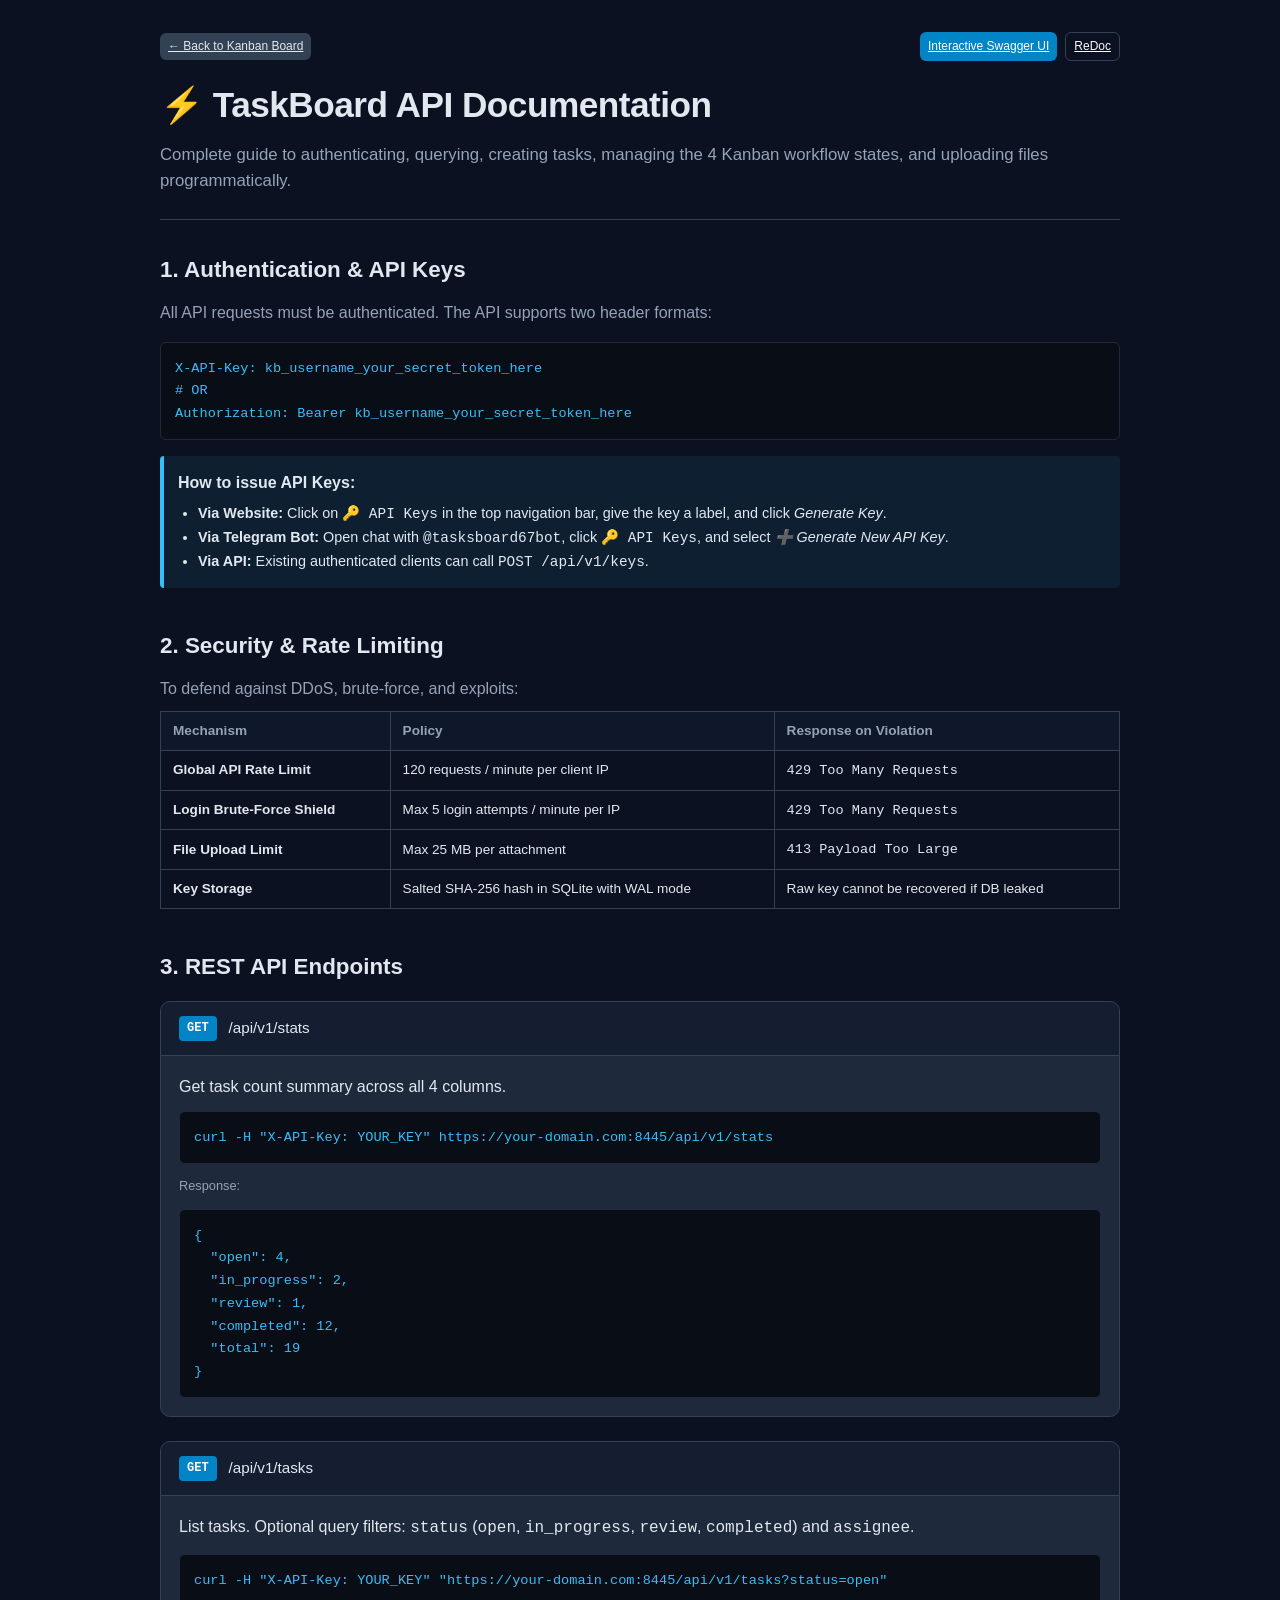
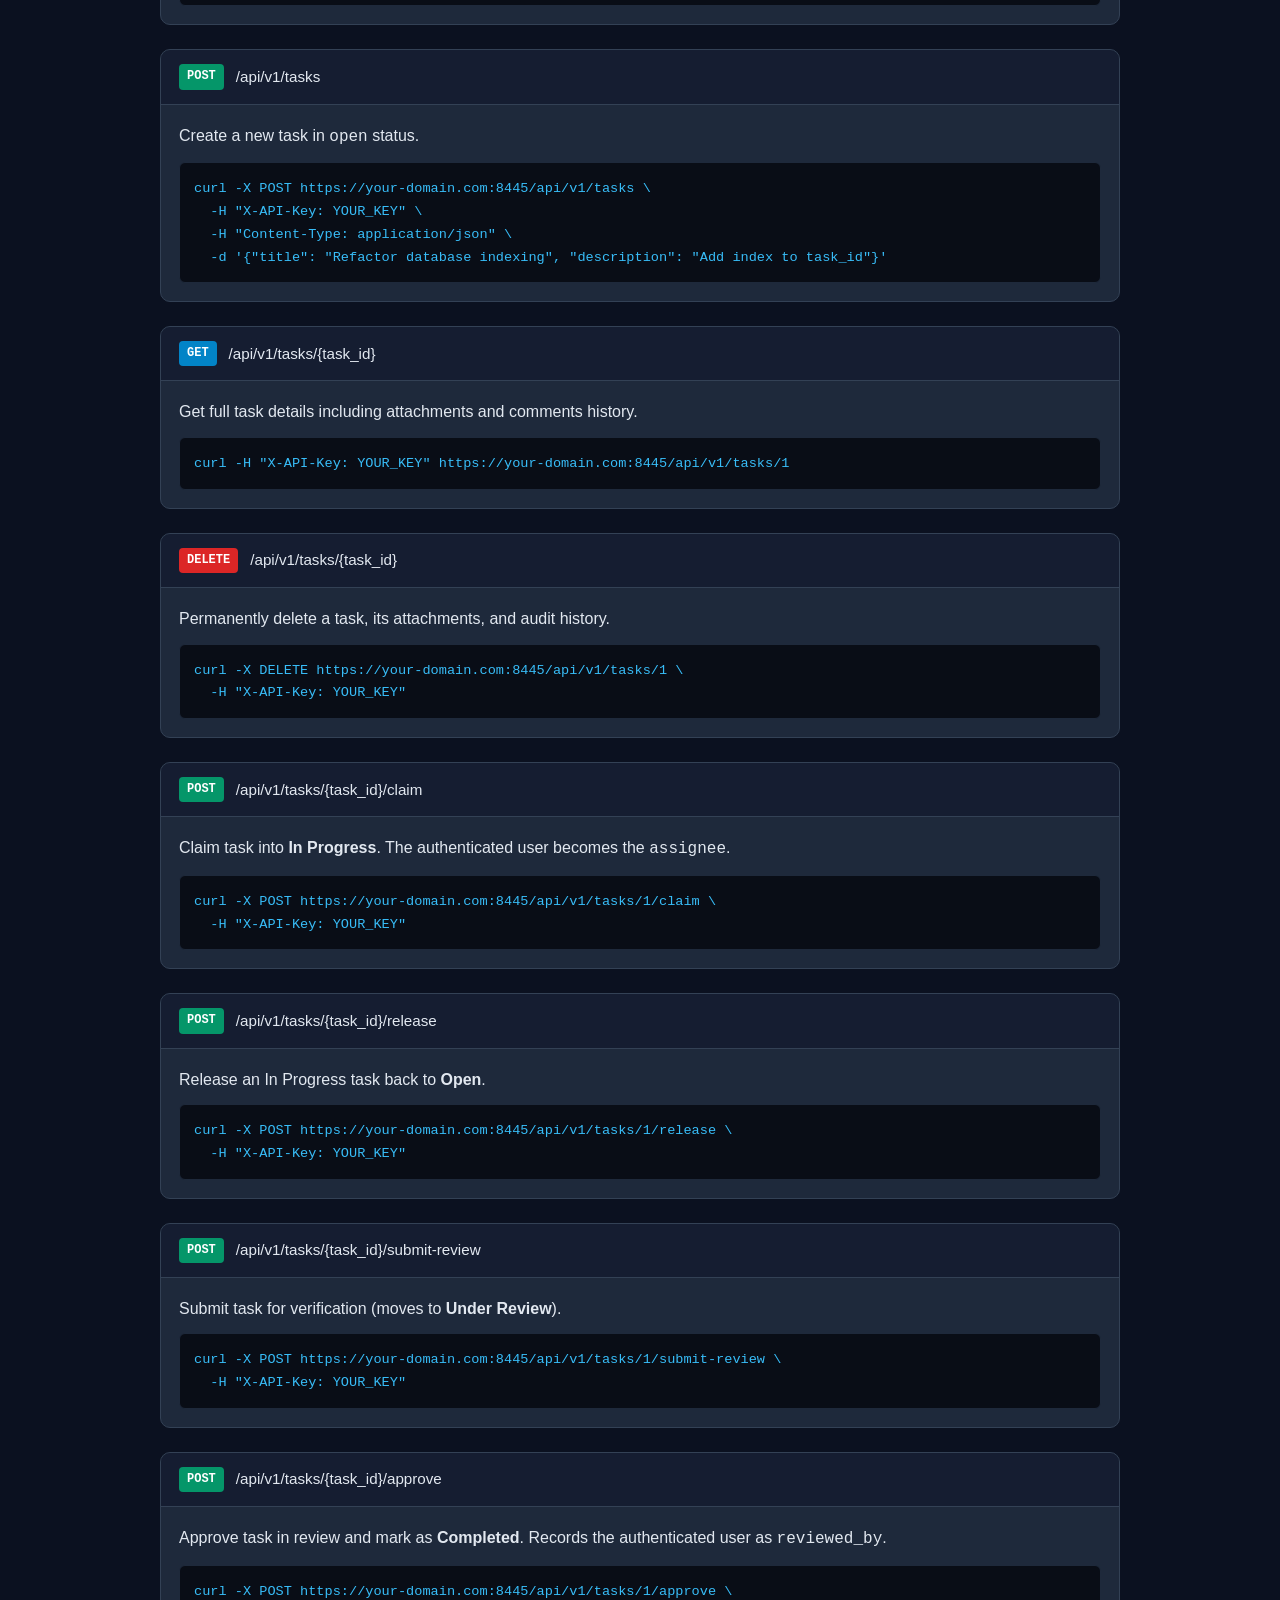
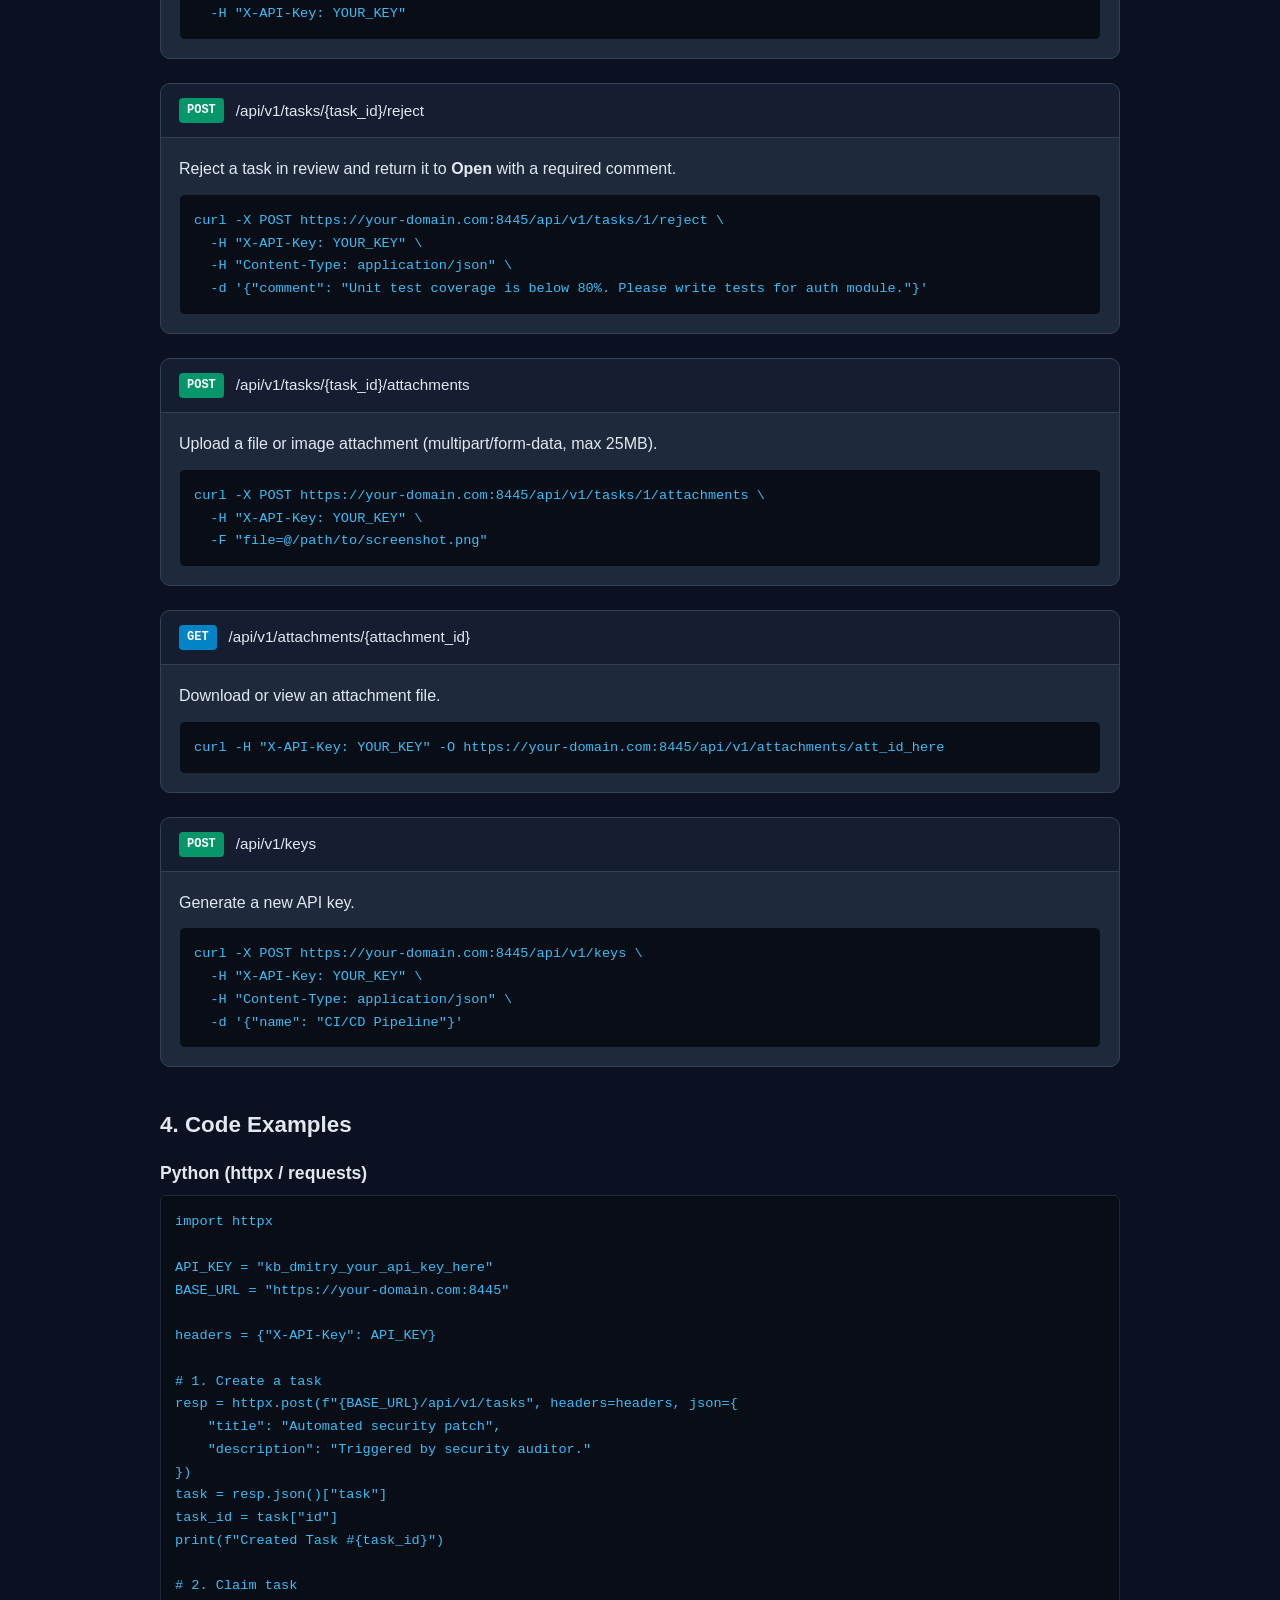
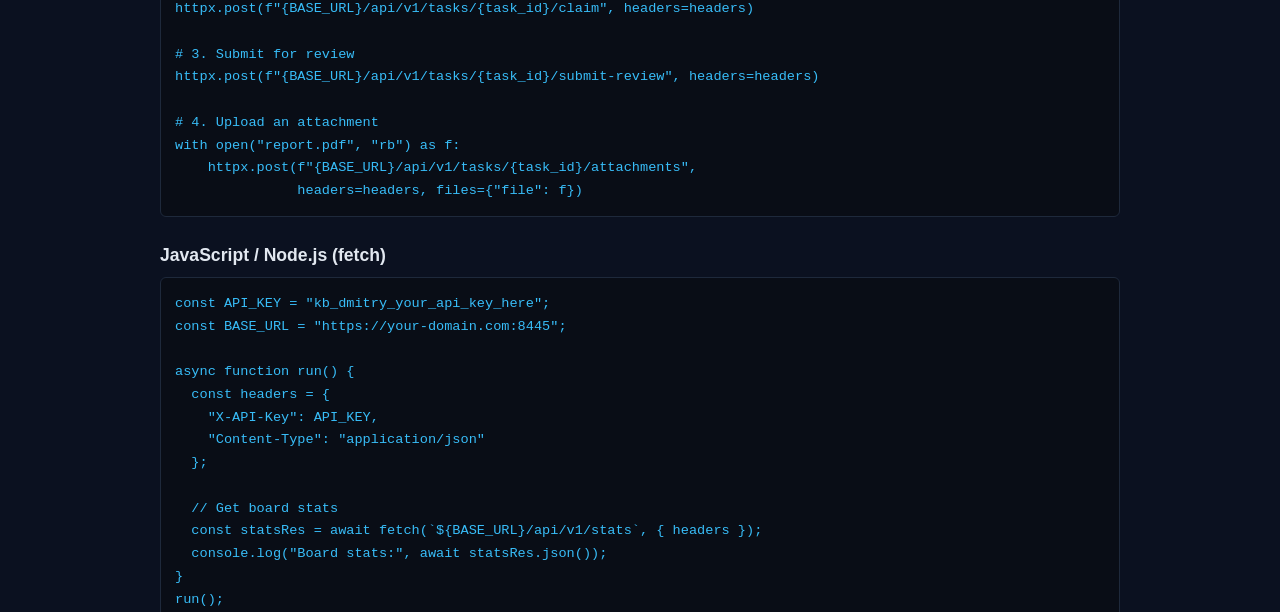
<file: static/docs.html>
<!DOCTYPE html>
<html lang="en">
<head>
  <meta charset="UTF-8">
  <meta name="viewport" content="width=device-width, initial-scale=1.0">
  <title>📚 TaskBoard REST API — Documentation</title>
  <link rel="stylesheet" href="/static/css/style.css">
  <style>
    body {
      background: #0b1120;
      color: #e2e8f0;
      line-height: 1.6;
    }
    .docs-container {
      max-width: 1000px;
      margin: 0 auto;
      padding: 32px 20px 80px;
    }
    .docs-header {
      border-bottom: 1px solid var(--border-color);
      padding-bottom: 24px;
      margin-bottom: 32px;
    }
    .docs-title {
      font-size: 2.2rem;
      font-weight: 800;
      letter-spacing: -0.5px;
      margin-bottom: 8px;
    }
    .badge-method {
      display: inline-block;
      font-weight: 700;
      font-size: 0.75rem;
      padding: 3px 8px;
      border-radius: 4px;
      font-family: monospace;
    }
    .method-get { background: #0284c7; color: white; }
    .method-post { background: #059669; color: white; }
    .method-delete { background: #dc2626; color: white; }
    
    .endpoint-card {
      background: var(--bg-secondary);
      border: 1px solid var(--border-color);
      border-radius: var(--radius-md);
      margin-bottom: 24px;
      overflow: hidden;
    }
    .endpoint-header {
      padding: 14px 18px;
      background: rgba(15, 23, 42, 0.6);
      border-bottom: 1px solid var(--border-color);
      display: flex;
      align-items: center;
      gap: 12px;
      font-family: monospace;
      font-size: 0.95rem;
    }
    .endpoint-body {
      padding: 18px;
      display: flex;
      flex-direction: column;
      gap: 12px;
    }
    pre {
      background: #090d16;
      border: 1px solid #1e293b;
      padding: 14px;
      border-radius: var(--radius-sm);
      overflow-x: auto;
      font-size: 0.85rem;
      color: #38bdf8;
    }
    code {
      font-family: ui-monospace, SFMono-Regular, Menlo, Monaco, Consolas, monospace;
    }
    .pill {
      background: rgba(56, 189, 248, 0.1);
      color: var(--accent-blue);
      padding: 2px 6px;
      border-radius: 4px;
      font-size: 0.8rem;
    }
    table {
      width: 100%;
      border-collapse: collapse;
      margin-top: 8px;
      font-size: 0.85rem;
    }
    th, td {
      border: 1px solid var(--border-color);
      padding: 8px 12px;
      text-align: left;
    }
    th {
      background: #0f172a;
      color: var(--text-muted);
    }
  </style>
</head>
<body>

  <div class="docs-container">
    
    <div class="docs-header">
      <div style="display: flex; justify-content: space-between; align-items: center; margin-bottom: 16px;">
        <a href="/" class="btn btn-secondary btn-sm">← Back to Kanban Board</a>
        <div style="display: flex; gap: 8px;">
          <a href="/docs" target="_blank" class="btn btn-primary btn-sm">Interactive Swagger UI</a>
          <a href="/redoc" target="_blank" class="btn btn-outline btn-sm">ReDoc</a>
        </div>
      </div>
      <h1 class="docs-title">⚡ TaskBoard API Documentation</h1>
      <p style="color: var(--text-muted); font-size: 1.05rem;">
        Complete guide to authenticating, querying, creating tasks, managing the 4 Kanban workflow states, and uploading files programmatically.
      </p>
    </div>

    <!-- Quick Overview -->
    <section style="margin-bottom: 40px;">
      <h2 style="font-size: 1.4rem; margin-bottom: 12px;">1. Authentication & API Keys</h2>
      <p style="color: var(--text-muted); margin-bottom: 16px;">
        All API requests must be authenticated. The API supports two header formats:
      </p>
      <pre><code>X-API-Key: kb_username_your_secret_token_here
# OR
Authorization: Bearer kb_username_your_secret_token_here</code></pre>
      
      <div style="background: rgba(56, 189, 248, 0.08); border-left: 4px solid var(--accent-blue); padding: 14px; border-radius: 4px; margin-top: 16px;">
        <strong>How to issue API Keys:</strong>
        <ul style="margin-left: 20px; margin-top: 6px; font-size: 0.9rem;">
          <li><strong>Via Website:</strong> Click on <code>🔑 API Keys</code> in the top navigation bar, give the key a label, and click <em>Generate Key</em>.</li>
          <li><strong>Via Telegram Bot:</strong> Open chat with <code>@tasksboard67bot</code>, click <code>🔑 API Keys</code>, and select <em>➕ Generate New API Key</em>.</li>
          <li><strong>Via API:</strong> Existing authenticated clients can call <code>POST /api/v1/keys</code>.</li>
        </ul>
      </div>
    </section>

    <!-- Security & Resilience -->
    <section style="margin-bottom: 40px;">
      <h2 style="font-size: 1.4rem; margin-bottom: 12px;">2. Security & Rate Limiting</h2>
      <p style="color: var(--text-muted); margin-bottom: 10px;">
        To defend against DDoS, brute-force, and exploits:
      </p>
      <table>
        <thead>
          <tr><th>Mechanism</th><th>Policy</th><th>Response on Violation</th></tr>
        </thead>
        <tbody>
          <tr>
            <td><strong>Global API Rate Limit</strong></td>
            <td>120 requests / minute per client IP</td>
            <td><code>429 Too Many Requests</code></td>
          </tr>
          <tr>
            <td><strong>Login Brute-Force Shield</strong></td>
            <td>Max 5 login attempts / minute per IP</td>
            <td><code>429 Too Many Requests</code></td>
          </tr>
          <tr>
            <td><strong>File Upload Limit</strong></td>
            <td>Max 25 MB per attachment</td>
            <td><code>413 Payload Too Large</code></td>
          </tr>
          <tr>
            <td><strong>Key Storage</strong></td>
            <td>Salted SHA-256 hash in SQLite with WAL mode</td>
            <td>Raw key cannot be recovered if DB leaked</td>
          </tr>
        </tbody>
      </table>
    </section>

    <!-- Endpoints Reference -->
    <section style="margin-bottom: 40px;">
      <h2 style="font-size: 1.4rem; margin-bottom: 16px;">3. REST API Endpoints</h2>

      <!-- GET /api/v1/stats -->
      <div class="endpoint-card">
        <div class="endpoint-header">
          <span class="badge-method method-get">GET</span>
          <span>/api/v1/stats</span>
        </div>
        <div class="endpoint-body">
          <p>Get task count summary across all 4 columns.</p>
          <pre><code>curl -H "X-API-Key: YOUR_KEY" https://your-domain.com:8445/api/v1/stats</code></pre>
          <div style="font-size:0.8rem; color:var(--text-muted);">Response:</div>
          <pre><code>{
  "open": 4,
  "in_progress": 2,
  "review": 1,
  "completed": 12,
  "total": 19
}</code></pre>
        </div>
      </div>

      <!-- GET /api/v1/tasks -->
      <div class="endpoint-card">
        <div class="endpoint-header">
          <span class="badge-method method-get">GET</span>
          <span>/api/v1/tasks</span>
        </div>
        <div class="endpoint-body">
          <p>List tasks. Optional query filters: <code>status</code> (<code>open</code>, <code>in_progress</code>, <code>review</code>, <code>completed</code>) and <code>assignee</code>.</p>
          <pre><code>curl -H "X-API-Key: YOUR_KEY" "https://your-domain.com:8445/api/v1/tasks?status=open"</code></pre>
        </div>
      </div>

      <!-- POST /api/v1/tasks -->
      <div class="endpoint-card">
        <div class="endpoint-header">
          <span class="badge-method method-post">POST</span>
          <span>/api/v1/tasks</span>
        </div>
        <div class="endpoint-body">
          <p>Create a new task in <code>open</code> status.</p>
          <pre><code>curl -X POST https://your-domain.com:8445/api/v1/tasks \
  -H "X-API-Key: YOUR_KEY" \
  -H "Content-Type: application/json" \
  -d '{"title": "Refactor database indexing", "description": "Add index to task_id"}'</code></pre>
        </div>
      </div>

      <!-- GET /api/v1/tasks/{id} -->
      <div class="endpoint-card">
        <div class="endpoint-header">
          <span class="badge-method method-get">GET</span>
          <span>/api/v1/tasks/{task_id}</span>
        </div>
        <div class="endpoint-body">
          <p>Get full task details including attachments and comments history.</p>
          <pre><code>curl -H "X-API-Key: YOUR_KEY" https://your-domain.com:8445/api/v1/tasks/1</code></pre>
        </div>
      </div>

      <!-- DELETE /api/v1/tasks/{id} -->
      <div class="endpoint-card">
        <div class="endpoint-header">
          <span class="badge-method method-delete">DELETE</span>
          <span>/api/v1/tasks/{task_id}</span>
        </div>
        <div class="endpoint-body">
          <p>Permanently delete a task, its attachments, and audit history.</p>
          <pre><code>curl -X DELETE https://your-domain.com:8445/api/v1/tasks/1 \
  -H "X-API-Key: YOUR_KEY"</code></pre>
        </div>
      </div>

      <!-- POST /api/v1/tasks/{id}/claim -->
      <div class="endpoint-card">
        <div class="endpoint-header">
          <span class="badge-method method-post">POST</span>
          <span>/api/v1/tasks/{task_id}/claim</span>
        </div>
        <div class="endpoint-body">
          <p>Claim task into <strong>In Progress</strong>. The authenticated user becomes the <code>assignee</code>.</p>
          <pre><code>curl -X POST https://your-domain.com:8445/api/v1/tasks/1/claim \
  -H "X-API-Key: YOUR_KEY"</code></pre>
        </div>
      </div>

      <!-- POST /api/v1/tasks/{id}/release -->
      <div class="endpoint-card">
        <div class="endpoint-header">
          <span class="badge-method method-post">POST</span>
          <span>/api/v1/tasks/{task_id}/release</span>
        </div>
        <div class="endpoint-body">
          <p>Release an In Progress task back to <strong>Open</strong>.</p>
          <pre><code>curl -X POST https://your-domain.com:8445/api/v1/tasks/1/release \
  -H "X-API-Key: YOUR_KEY"</code></pre>
        </div>
      </div>

      <!-- POST /api/v1/tasks/{id}/submit-review -->
      <div class="endpoint-card">
        <div class="endpoint-header">
          <span class="badge-method method-post">POST</span>
          <span>/api/v1/tasks/{task_id}/submit-review</span>
        </div>
        <div class="endpoint-body">
          <p>Submit task for verification (moves to <strong>Under Review</strong>).</p>
          <pre><code>curl -X POST https://your-domain.com:8445/api/v1/tasks/1/submit-review \
  -H "X-API-Key: YOUR_KEY"</code></pre>
        </div>
      </div>

      <!-- POST /api/v1/tasks/{id}/approve -->
      <div class="endpoint-card">
        <div class="endpoint-header">
          <span class="badge-method method-post">POST</span>
          <span>/api/v1/tasks/{task_id}/approve</span>
        </div>
        <div class="endpoint-body">
          <p>Approve task in review and mark as <strong>Completed</strong>. Records the authenticated user as <code>reviewed_by</code>.</p>
          <pre><code>curl -X POST https://your-domain.com:8445/api/v1/tasks/1/approve \
  -H "X-API-Key: YOUR_KEY"</code></pre>
        </div>
      </div>

      <!-- POST /api/v1/tasks/{id}/reject -->
      <div class="endpoint-card">
        <div class="endpoint-header">
          <span class="badge-method method-post">POST</span>
          <span>/api/v1/tasks/{task_id}/reject</span>
        </div>
        <div class="endpoint-body">
          <p>Reject a task in review and return it to <strong>Open</strong> with a required comment.</p>
          <pre><code>curl -X POST https://your-domain.com:8445/api/v1/tasks/1/reject \
  -H "X-API-Key: YOUR_KEY" \
  -H "Content-Type: application/json" \
  -d '{"comment": "Unit test coverage is below 80%. Please write tests for auth module."}'</code></pre>
        </div>
      </div>

      <!-- POST /api/v1/tasks/{id}/attachments -->
      <div class="endpoint-card">
        <div class="endpoint-header">
          <span class="badge-method method-post">POST</span>
          <span>/api/v1/tasks/{task_id}/attachments</span>
        </div>
        <div class="endpoint-body">
          <p>Upload a file or image attachment (multipart/form-data, max 25MB).</p>
          <pre><code>curl -X POST https://your-domain.com:8445/api/v1/tasks/1/attachments \
  -H "X-API-Key: YOUR_KEY" \
  -F "file=@/path/to/screenshot.png"</code></pre>
        </div>
      </div>

      <!-- GET /api/v1/attachments/{id} -->
      <div class="endpoint-card">
        <div class="endpoint-header">
          <span class="badge-method method-get">GET</span>
          <span>/api/v1/attachments/{attachment_id}</span>
        </div>
        <div class="endpoint-body">
          <p>Download or view an attachment file.</p>
          <pre><code>curl -H "X-API-Key: YOUR_KEY" -O https://your-domain.com:8445/api/v1/attachments/att_id_here</code></pre>
        </div>
      </div>

      <!-- POST /api/v1/keys -->
      <div class="endpoint-card">
        <div class="endpoint-header">
          <span class="badge-method method-post">POST</span>
          <span>/api/v1/keys</span>
        </div>
        <div class="endpoint-body">
          <p>Generate a new API key.</p>
          <pre><code>curl -X POST https://your-domain.com:8445/api/v1/keys \
  -H "X-API-Key: YOUR_KEY" \
  -H "Content-Type: application/json" \
  -d '{"name": "CI/CD Pipeline"}'</code></pre>
        </div>
      </div>

    </section>

    <!-- Code Examples -->
    <section>
      <h2 style="font-size: 1.4rem; margin-bottom: 16px;">4. Code Examples</h2>

      <h3 style="font-size: 1.1rem; margin-bottom: 8px;">Python (httpx / requests)</h3>
      <pre><code>import httpx

API_KEY = "kb_dmitry_your_api_key_here"
BASE_URL = "https://your-domain.com:8445"

headers = {"X-API-Key": API_KEY}

# 1. Create a task
resp = httpx.post(f"{BASE_URL}/api/v1/tasks", headers=headers, json={
    "title": "Automated security patch",
    "description": "Triggered by security auditor."
})
task = resp.json()["task"]
task_id = task["id"]
print(f"Created Task #{task_id}")

# 2. Claim task
httpx.post(f"{BASE_URL}/api/v1/tasks/{task_id}/claim", headers=headers)

# 3. Submit for review
httpx.post(f"{BASE_URL}/api/v1/tasks/{task_id}/submit-review", headers=headers)

# 4. Upload an attachment
with open("report.pdf", "rb") as f:
    httpx.post(f"{BASE_URL}/api/v1/tasks/{task_id}/attachments",
               headers=headers, files={"file": f})
</code></pre>

      <h3 style="font-size: 1.1rem; margin-top: 24px; margin-bottom: 8px;">JavaScript / Node.js (fetch)</h3>
      <pre><code>const API_KEY = "kb_dmitry_your_api_key_here";
const BASE_URL = "https://your-domain.com:8445";

async function run() {
  const headers = {
    "X-API-Key": API_KEY,
    "Content-Type": "application/json"
  };

  // Get board stats
  const statsRes = await fetch(`${BASE_URL}/api/v1/stats`, { headers });
  console.log("Board stats:", await statsRes.json());
}
run();
</code></pre>
    </section>

  </div>

</body>
</html>
</file>
<file: static/css/style.css>
:root {
  --bg-primary: #0f172a;
  --bg-secondary: #1e293b;
  --bg-card: #1e293b;
  --bg-card-hover: #273549;
  --border-color: #334155;
  --text-main: #f8fafc;
  --text-muted: #94a3b8;
  --accent-blue: #38bdf8;
  --accent-blue-hover: #0284c7;
  --accent-green: #34d399;
  --accent-yellow: #fbbf24;
  --accent-red: #f87171;
  --accent-purple: #c084fc;
  --radius-sm: 6px;
  --radius-md: 10px;
  --radius-lg: 14px;
  --shadow: 0 4px 6px -1px rgba(0, 0, 0, 0.3), 0 2px 4px -2px rgba(0, 0, 0, 0.2);
  --shadow-lg: 0 10px 15px -3px rgba(0, 0, 0, 0.4), 0 4px 6px -4px rgba(0, 0, 0, 0.3);
}

* {
  box-sizing: border-box;
  margin: 0;
  padding: 0;
  font-family: -apple-system, BlinkMacSystemFont, "Segoe UI", Roboto, Oxygen, Ubuntu, Cantarell, "Open Sans", "Helvetica Neue", sans-serif;
}

body {
  background-color: var(--bg-primary);
  color: var(--text-main);
  min-height: 100vh;
  display: flex;
  flex-direction: column;
  overflow-x: hidden;
}

/* Header */
header {
  background-color: var(--bg-secondary);
  border-bottom: 1px solid var(--border-color);
  padding: 12px 24px;
  display: flex;
  align-items: center;
  justify-content: space-between;
  flex-wrap: wrap;
  gap: 16px;
  position: sticky;
  top: 0;
  z-index: 50;
}

.logo-area {
  display: flex;
  align-items: center;
  gap: 12px;
}

.logo-icon {
  font-size: 26px;
  background: linear-gradient(135deg, #38bdf8, #818cf8);
  -webkit-background-clip: text;
  -webkit-text-fill-color: transparent;
}

.logo-title {
  font-size: 1.25rem;
  font-weight: 700;
  letter-spacing: -0.5px;
}

.stats-bar {
  display: flex;
  align-items: center;
  gap: 12px;
  background: var(--bg-primary);
  padding: 6px 14px;
  border-radius: var(--radius-md);
  border: 1px solid var(--border-color);
  font-size: 0.85rem;
}

.stat-item {
  display: flex;
  align-items: center;
  gap: 5px;
}

.stat-item span.num {
  font-weight: bold;
}

.header-actions {
  display: flex;
  align-items: center;
  gap: 10px;
  flex-wrap: wrap;
}

/* Buttons */
.btn {
  padding: 8px 14px;
  border-radius: var(--radius-sm);
  font-size: 0.875rem;
  font-weight: 500;
  border: none;
  cursor: pointer;
  display: inline-flex;
  align-items: center;
  gap: 6px;
  transition: all 0.15s ease-in-out;
}

.btn-primary {
  background-color: #0284c7;
  color: white;
}
.btn-primary:hover {
  background-color: #0369a1;
}

.btn-secondary {
  background-color: #334155;
  color: #e2e8f0;
}
.btn-secondary:hover {
  background-color: #475569;
}

.btn-success {
  background-color: #059669;
  color: white;
}
.btn-success:hover {
  background-color: #047857;
}

.btn-danger {
  background-color: #dc2626;
  color: white;
}
.btn-danger:hover {
  background-color: #b91c1c;
}

.btn-warning {
  background-color: #d97706;
  color: white;
}
.btn-warning:hover {
  background-color: #b45309;
}

.btn-outline {
  background: transparent;
  border: 1px solid var(--border-color);
  color: var(--text-main);
}
.btn-outline:hover {
  background-color: var(--border-color);
}

.btn-sm {
  padding: 4px 8px;
  font-size: 0.75rem;
}

/* User Switcher Pill */
.user-pill {
  display: flex;
  align-items: center;
  gap: 8px;
  background: #0f172a;
  border: 1px solid var(--border-color);
  padding: 4px 10px;
  border-radius: 20px;
  cursor: pointer;
}

.user-avatar {
  width: 26px;
  height: 26px;
  border-radius: 50%;
  background: linear-gradient(135deg, #38bdf8, #a855f7);
  display: flex;
  align-items: center;
  justify-content: center;
  font-size: 0.75rem;
  font-weight: bold;
}

/* Filter Toolbar */
.toolbar {
  padding: 12px 24px;
  display: flex;
  align-items: center;
  justify-content: space-between;
  gap: 16px;
  flex-wrap: wrap;
}

.search-box {
  position: relative;
  flex: 1;
  max-width: 380px;
}

.search-box input {
  width: 100%;
  background: var(--bg-secondary);
  border: 1px solid var(--border-color);
  color: var(--text-main);
  padding: 8px 12px 8px 34px;
  border-radius: var(--radius-sm);
  font-size: 0.875rem;
}
.search-box input:focus {
  outline: none;
  border-color: var(--accent-blue);
}

.search-icon {
  position: absolute;
  left: 10px;
  top: 50%;
  transform: translateY(-50%);
  color: var(--text-muted);
}

.filter-group {
  display: flex;
  align-items: center;
  gap: 8px;
}

.filter-select {
  background: var(--bg-secondary);
  border: 1px solid var(--border-color);
  color: var(--text-main);
  padding: 7px 12px;
  border-radius: var(--radius-sm);
  font-size: 0.85rem;
}

/* Board Container */
.board-container {
  display: grid;
  grid-template-columns: repeat(4, 1fr);
  gap: 20px;
  padding: 16px 24px 32px;
  flex: 1;
  overflow-x: auto;
}

@media (max-width: 1100px) {
  .board-container {
    grid-template-columns: repeat(2, 1fr);
  }
}
@media (max-width: 650px) {
  .board-container {
    grid-template-columns: 1fr;
  }
}

/* Kanban Column */
.column {
  background: rgba(30, 41, 59, 0.7);
  border: 1px solid var(--border-color);
  border-radius: var(--radius-lg);
  display: flex;
  flex-direction: column;
  max-height: calc(100vh - 160px);
  backdrop-filter: blur(10px);
}

.column-header {
  padding: 14px 16px;
  border-bottom: 1px solid var(--border-color);
  display: flex;
  align-items: center;
  justify-content: space-between;
}

.column-title {
  display: flex;
  align-items: center;
  gap: 8px;
  font-size: 0.95rem;
  font-weight: 600;
}

.col-badge {
  padding: 2px 8px;
  border-radius: 12px;
  font-size: 0.75rem;
  font-weight: 700;
}
.badge-open { background: #0284c7; color: white; }
.badge-in_progress { background: #d97706; color: white; }
.badge-review { background: #9333ea; color: white; }
.badge-completed { background: #059669; color: white; }

.cards-list {
  padding: 12px;
  display: flex;
  flex-direction: column;
  gap: 12px;
  overflow-y: auto;
  flex: 1;
}

/* Task Card */
.task-card {
  background: var(--bg-card);
  border: 1px solid var(--border-color);
  border-radius: var(--radius-md);
  padding: 14px;
  cursor: grab;
  user-select: none;
  transition: transform 0.15s ease, box-shadow 0.15s ease, opacity 0.15s ease, border-color 0.15s ease;
  display: flex;
  flex-direction: column;
  gap: 8px;
  box-shadow: var(--shadow);
}

.task-card:active {
  cursor: grabbing;
}

.task-card.dragging {
  opacity: 0.35;
  transform: scale(0.97);
  border: 2px dashed var(--accent-blue);
  box-shadow: none;
}

.column.drag-over {
  border-color: rgba(56, 189, 248, 0.6);
  background: rgba(30, 41, 59, 0.9);
}

.drop-placeholder {
  min-height: 50px;
  border-radius: var(--radius-md);
  background: rgba(56, 189, 248, 0.08);
  border: 2px dashed rgba(56, 189, 248, 0.6);
  margin: 4px 0;
  transition: all 0.12s ease;
  pointer-events: none;
  display: flex;
  align-items: center;
  justify-content: center;
  color: var(--accent-blue);
  font-size: 0.75rem;
  font-weight: 600;
}

.task-card:hover {
  background: var(--bg-card-hover);
  border-color: #475569;
  transform: translateY(-2px);
  box-shadow: var(--shadow-lg);
}

.card-top {
  display: flex;
  align-items: center;
  justify-content: space-between;
}

.card-id {
  font-size: 0.75rem;
  font-weight: 700;
  color: var(--accent-blue);
}

.card-title {
  font-size: 0.95rem;
  font-weight: 600;
  line-height: 1.3;
}

.card-desc {
  font-size: 0.8rem;
  color: var(--text-muted);
  display: -webkit-box;
  -webkit-line-clamp: 2;
  -webkit-box-orient: vertical;
  overflow: hidden;
}

/* Warning alert on card if rejected */
.rejection-banner {
  background: rgba(220, 38, 38, 0.15);
  border-left: 3px solid #ef4444;
  padding: 6px 8px;
  border-radius: 4px;
  font-size: 0.75rem;
  color: #fca5a5;
  display: flex;
  flex-direction: column;
  gap: 2px;
}

.card-meta {
  display: flex;
  align-items: center;
  justify-content: space-between;
  font-size: 0.75rem;
  color: var(--text-muted);
  margin-top: 4px;
  flex-wrap: wrap;
  gap: 4px;
}

.user-tag {
  display: inline-flex;
  align-items: center;
  gap: 4px;
  background: #0f172a;
  padding: 2px 6px;
  border-radius: 4px;
  font-weight: 500;
}

.card-actions {
  display: flex;
  align-items: center;
  gap: 6px;
  margin-top: 8px;
  padding-top: 8px;
  border-top: 1px solid rgba(255, 255, 255, 0.05);
}

/* Modals */
.modal-overlay {
  position: fixed;
  inset: 0;
  background: rgba(0, 0, 0, 0.75);
  backdrop-filter: blur(4px);
  display: flex;
  align-items: center;
  justify-content: center;
  z-index: 100;
  padding: 16px;
}

.modal-content {
  background: var(--bg-secondary);
  border: 1px solid var(--border-color);
  border-radius: var(--radius-lg);
  width: 100%;
  max-width: 600px;
  max-height: 90vh;
  display: flex;
  flex-direction: column;
  box-shadow: var(--shadow-lg);
  overflow: hidden;
}

.modal-header {
  padding: 16px 20px;
  border-bottom: 1px solid var(--border-color);
  display: flex;
  align-items: center;
  justify-content: space-between;
}

.modal-title {
  font-size: 1.15rem;
  font-weight: 600;
}

.modal-body {
  padding: 20px;
  overflow-y: auto;
  display: flex;
  flex-direction: column;
  gap: 16px;
}

.modal-footer {
  padding: 14px 20px;
  border-top: 1px solid var(--border-color);
  display: flex;
  align-items: center;
  justify-content: flex-end;
  gap: 10px;
}

/* Forms */
.form-group {
  display: flex;
  flex-direction: column;
  gap: 6px;
}

.form-label {
  font-size: 0.85rem;
  font-weight: 500;
  color: #cbd5e1;
}

.form-input, .form-textarea, .form-select {
  background: #0f172a;
  border: 1px solid var(--border-color);
  color: var(--text-main);
  padding: 10px 12px;
  border-radius: var(--radius-sm);
  font-size: 0.9rem;
}
.form-input:focus, .form-textarea:focus, .form-select:focus {
  outline: none;
  border-color: var(--accent-blue);
}

.form-textarea {
  resize: vertical;
  min-height: 90px;
}

/* Dropzone & Paste Area */
.dropzone {
  border: 2px dashed var(--border-color);
  border-radius: var(--radius-md);
  padding: 16px;
  text-align: center;
  background: rgba(15, 23, 42, 0.5);
  cursor: pointer;
  transition: border-color 0.2s;
  display: flex;
  flex-direction: column;
  align-items: center;
  gap: 6px;
  color: var(--text-muted);
  font-size: 0.85rem;
}
.dropzone:hover, .dropzone.dragover {
  border-color: var(--accent-blue);
  color: var(--accent-blue);
}

.attachments-preview {
  display: flex;
  flex-wrap: wrap;
  gap: 8px;
}

.attachment-badge {
  background: #0f172a;
  border: 1px solid var(--border-color);
  padding: 4px 8px;
  border-radius: 4px;
  font-size: 0.75rem;
  display: inline-flex;
  align-items: center;
  gap: 6px;
}

.image-thumb {
  max-width: 80px;
  max-height: 80px;
  border-radius: 4px;
  object-fit: cover;
  border: 1px solid var(--border-color);
}

/* Profile Selector Radios */
.profile-options {
  display: grid;
  grid-template-columns: repeat(3, 1fr);
  gap: 10px;
}

.profile-option {
  border: 1px solid var(--border-color);
  border-radius: var(--radius-md);
  padding: 12px;
  text-align: center;
  cursor: pointer;
  background: #0f172a;
  transition: all 0.15s ease-in-out;
}
.profile-option.selected {
  border-color: var(--accent-blue);
  background: rgba(56, 189, 248, 0.1);
}

/* Toast */
#toast {
  position: fixed;
  bottom: 24px;
  right: 24px;
  background: #1e293b;
  border: 1px solid var(--border-color);
  padding: 12px 18px;
  border-radius: var(--radius-md);
  box-shadow: var(--shadow-lg);
  z-index: 200;
  display: none;
  font-size: 0.9rem;
  font-weight: 500;
}

/* AI Chat & Toggle Styles */
.ai-badge {
  display: inline-flex;
  align-items: center;
  gap: 4px;
  background: rgba(56, 189, 248, 0.12);
  border: 1px solid rgba(56, 189, 248, 0.35);
  color: var(--accent-blue);
  font-size: 0.7rem;
  font-weight: 600;
  padding: 2px 6px;
  border-radius: 4px;
}

.ai-chat-container {
  display: flex;
  flex-direction: column;
  height: 520px;
}

.ai-chat-messages {
  flex: 1;
  overflow-y: auto;
  padding: 12px;
  display: flex;
  flex-direction: column;
  gap: 12px;
  background: #0f172a;
  border-radius: var(--radius-sm);
  border: 1px solid var(--border-color);
}

.ai-msg {
  max-width: 85%;
  padding: 10px 14px;
  border-radius: var(--radius-md);
  font-size: 0.88rem;
  line-height: 1.45;
}

.ai-msg.user {
  align-self: flex-end;
  background: #0284c7;
  color: white;
  border-bottom-right-radius: 2px;
}

.ai-msg.agent {
  align-self: flex-start;
  background: #1e293b;
  border: 1px solid var(--border-color);
  color: var(--text-main);
  border-bottom-left-radius: 2px;
  white-space: pre-wrap;
}

.ai-typing-indicator {
  display: inline-flex;
  align-items: center;
  gap: 4px;
  padding: 8px 12px;
  background: #1e293b;
  border: 1px solid var(--border-color);
  border-radius: var(--radius-md);
  color: var(--text-muted);
  font-size: 0.8rem;
}

.ai-dot {
  width: 6px;
  height: 6px;
  background: var(--accent-blue);
  border-radius: 50%;
  animation: aiBounce 1.4s infinite ease-in-out both;
}
.ai-dot:nth-child(1) { animation-delay: -0.32s; }
.ai-dot:nth-child(2) { animation-delay: -0.16s; }

@keyframes aiBounce {
  0%, 80%, 100% { transform: scale(0); }
  40% { transform: scale(1.0); }
}

.ai-context-box {
  background: #0f172a;
  border: 1px solid var(--border-color);
  border-radius: var(--radius-sm);
  padding: 8px 12px;
  margin-bottom: 10px;
  font-size: 0.8rem;
}

.ai-task-tags {
  display: flex;
  flex-wrap: wrap;
  gap: 6px;
  margin-top: 6px;
  max-height: 90px;
  overflow-y: auto;
}

.ai-task-chip {
  display: inline-flex;
  align-items: center;
  gap: 4px;
  background: #1e293b;
  border: 1px solid var(--border-color);
  border-radius: 4px;
  padding: 2px 6px;
  font-size: 0.75rem;
  cursor: pointer;
  user-select: none;
}
.ai-task-chip.selected {
  border-color: var(--accent-blue);
  background: rgba(56, 189, 248, 0.15);
  color: var(--accent-blue);
}
</file>
